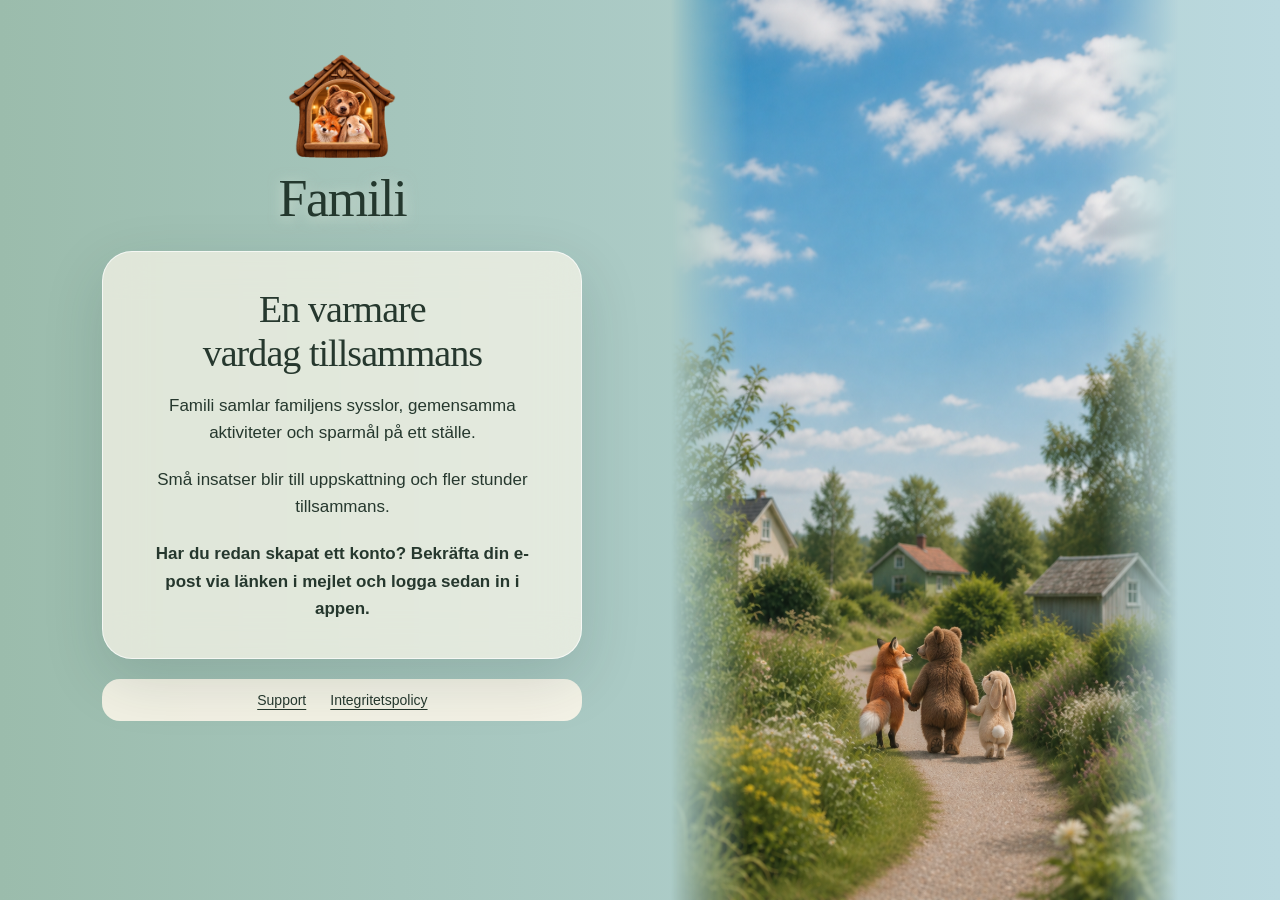
<file: index.html>
<!doctype html>
<html lang="sv">
<head>
  <meta charset="utf-8">
  <meta name="viewport" content="width=device-width, initial-scale=1">
  <meta name="description" content="Famili samlar familjens sysslor, gemensamma aktiviteter och sparmål på ett ställe.">
  <title>Famili – familjens vardag tillsammans</title>
  <link rel="icon" href="famili-logo.png" type="image/png">
  <link rel="stylesheet" href="famili.css">
</head>
<body>
  <div class="backdrop" aria-hidden="true"></div>
  <main class="page">
    <header class="brand"><img src="famili-logo.png" width="108" height="108" alt=""><p class="brand-name">Famili</p></header>
    <section class="card" aria-labelledby="page-title">
      <h1 id="page-title">En varmare vardag tillsammans</h1>
      <p>Famili samlar familjens sysslor, gemensamma aktiviteter och sparmål på ett ställe.</p>
      <p>Små insatser blir till uppskattning och fler stunder tillsammans.</p>
      <p class="instruction">Har du redan skapat ett konto? Bekräfta din e-post via länken i mejlet och logga sedan in i appen.</p>
    </section>
    <footer class="links"><a href="support.html">Support</a><a href="integritetspolicy.html">Integritetspolicy</a></footer>
  </main>
</body>
</html>
</file>
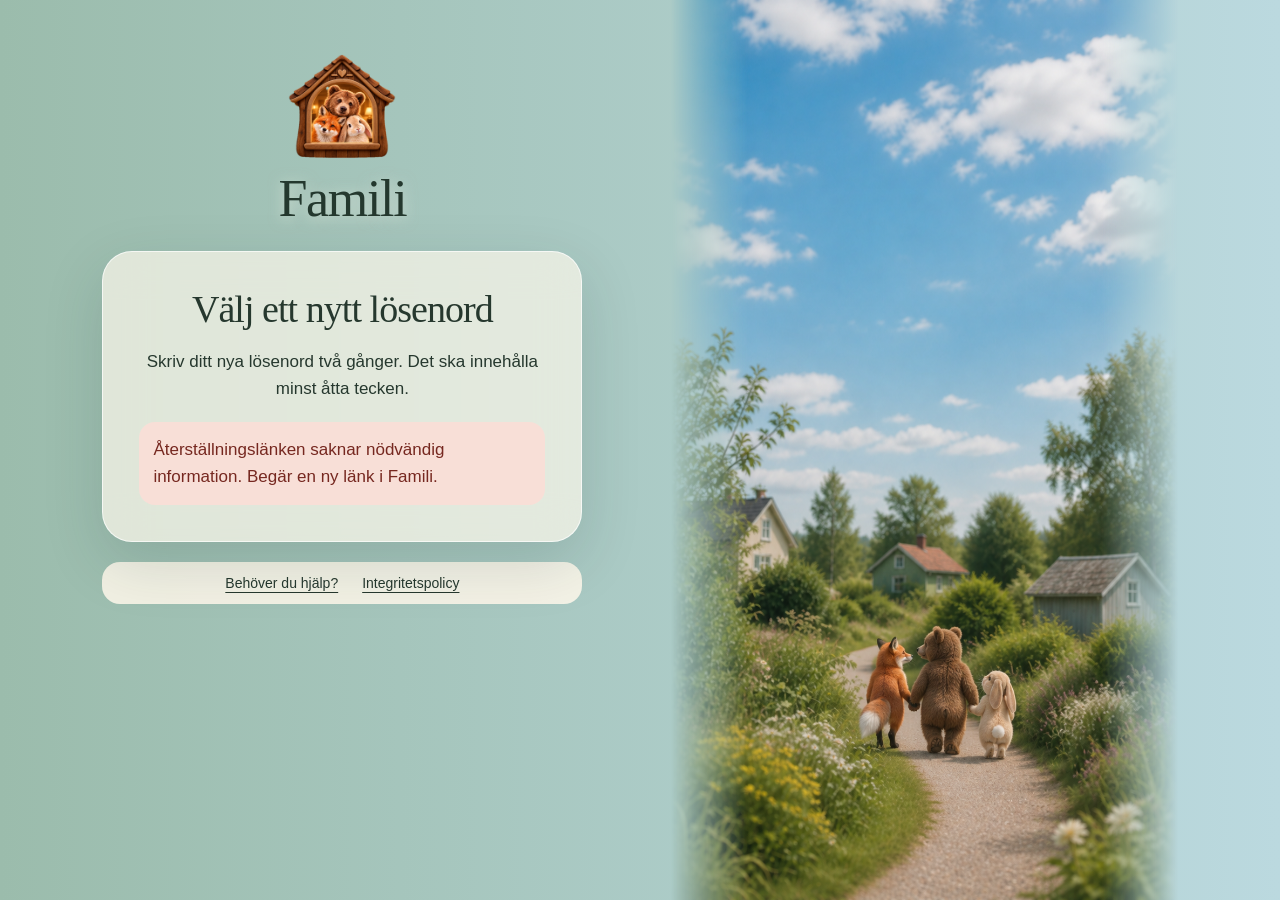
<file: aterstall.html>
<!doctype html>
<html lang="sv">
<head>
  <meta charset="utf-8">
  <meta name="viewport" content="width=device-width, initial-scale=1">
  <meta name="referrer" content="no-referrer">
  <meta name="robots" content="noindex">
  <meta http-equiv="Content-Security-Policy" content="default-src 'self'; connect-src https://mzpahzxetjtzmpoludkk.supabase.co; img-src 'self'; style-src 'self'; script-src 'self'; base-uri 'none'; form-action 'self'">
  <title>Famili – välj nytt lösenord</title>
  <link rel="icon" href="famili-logo.png" type="image/png">
  <link rel="stylesheet" href="famili.css">
  <script src="reset.js" defer></script>
</head>
<body>
  <div class="backdrop" aria-hidden="true"></div>
  <main class="page">
    <header class="brand">
      <img src="famili-logo.png" width="108" height="108" alt="">
      <p class="brand-name">Famili</p>
    </header>
    <section class="card" aria-labelledby="page-title">
      <h1 id="page-title">Välj ett nytt lösenord</h1>
      <p>Skriv ditt nya lösenord två gånger. Det ska innehålla minst åtta tecken.</p>
      <form id="reset-form" novalidate hidden>
        <label>Nytt lösenord<input id="password" type="password" autocomplete="new-password" minlength="8" required></label>
        <label>Bekräfta lösenordet<input id="confirm-password" type="password" autocomplete="new-password" minlength="8" required></label>
        <button id="submit-button" type="submit">Spara nytt lösenord</button>
      </form>
      <div id="message" class="message" role="status" aria-live="polite"></div>
      <p class="small" id="help-text">Länken fungerar bara en begränsad tid och kan användas en gång.</p>
      <noscript><p>Aktivera JavaScript i webbläsaren för att ändra lösenordet.</p></noscript>
    </section>
    <footer class="links"><a href="mailto:info@jrdevelopment.se">Behöver du hjälp?</a><a href="integritetspolicy.html">Integritetspolicy</a></footer>
  </main>
</body>
</html>
</file>
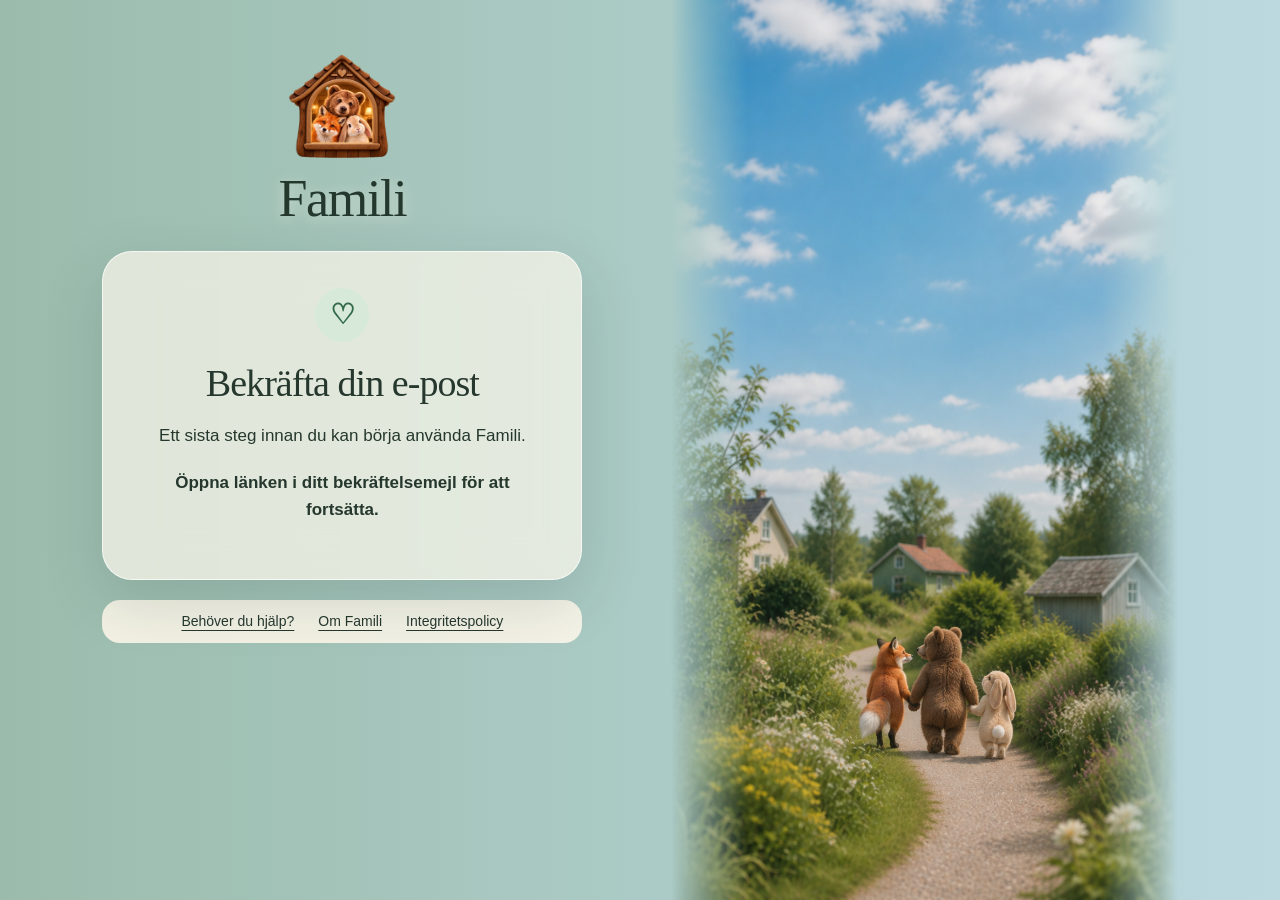
<file: confirmation.html>
<!doctype html>
<html lang="sv">
<head>
  <meta charset="utf-8">
  <meta name="viewport" content="width=device-width, initial-scale=1">
  <meta name="referrer" content="no-referrer">
  <meta name="robots" content="noindex">
  <meta http-equiv="Content-Security-Policy" content="default-src 'self'; img-src 'self'; style-src 'self'; script-src 'self'; connect-src https://mzpahzxetjtzmpoludkk.supabase.co; base-uri 'none'; form-action 'none'">
  <title>Famili – bekräfta din e-post</title>
  <link rel="icon" href="famili-logo.png" type="image/png">
  <link rel="stylesheet" href="famili.css">
  <script src="confirmation.js" defer></script>
</head>
<body>
  <div class="backdrop" aria-hidden="true"></div>
  <main class="page">
    <header class="brand">
      <img src="famili-logo.png" width="108" height="108" alt="">
      <p class="brand-name">Famili</p>
    </header>
    <section class="card" id="confirmation-card" aria-labelledby="page-title">
      <div class="status-icon" id="status-icon" aria-hidden="true">♡</div>
      <h1 id="page-title">Bekräfta din e-post</h1>
      <p id="confirmation-text">Ett sista steg innan du kan börja använda Famili.</p>
      <p class="instruction" id="instruction">Öppna länken i ditt bekräftelsemejl för att fortsätta.</p>
      <button id="confirm-button" type="button" hidden>Bekräfta min e-post</button>
      <p id="confirmation-message" class="small" role="status" aria-live="polite" hidden></p>
      <noscript><p>Aktivera JavaScript i webbläsaren för att bekräfta kontot.</p></noscript>
    </section>
    <footer class="links">
      <a href="mailto:info@jrdevelopment.se">Behöver du hjälp?</a>
      <a href="index.html">Om Famili</a>
      <a href="integritetspolicy.html">Integritetspolicy</a>
    </footer>
  </main>
</body>
</html>
</file>
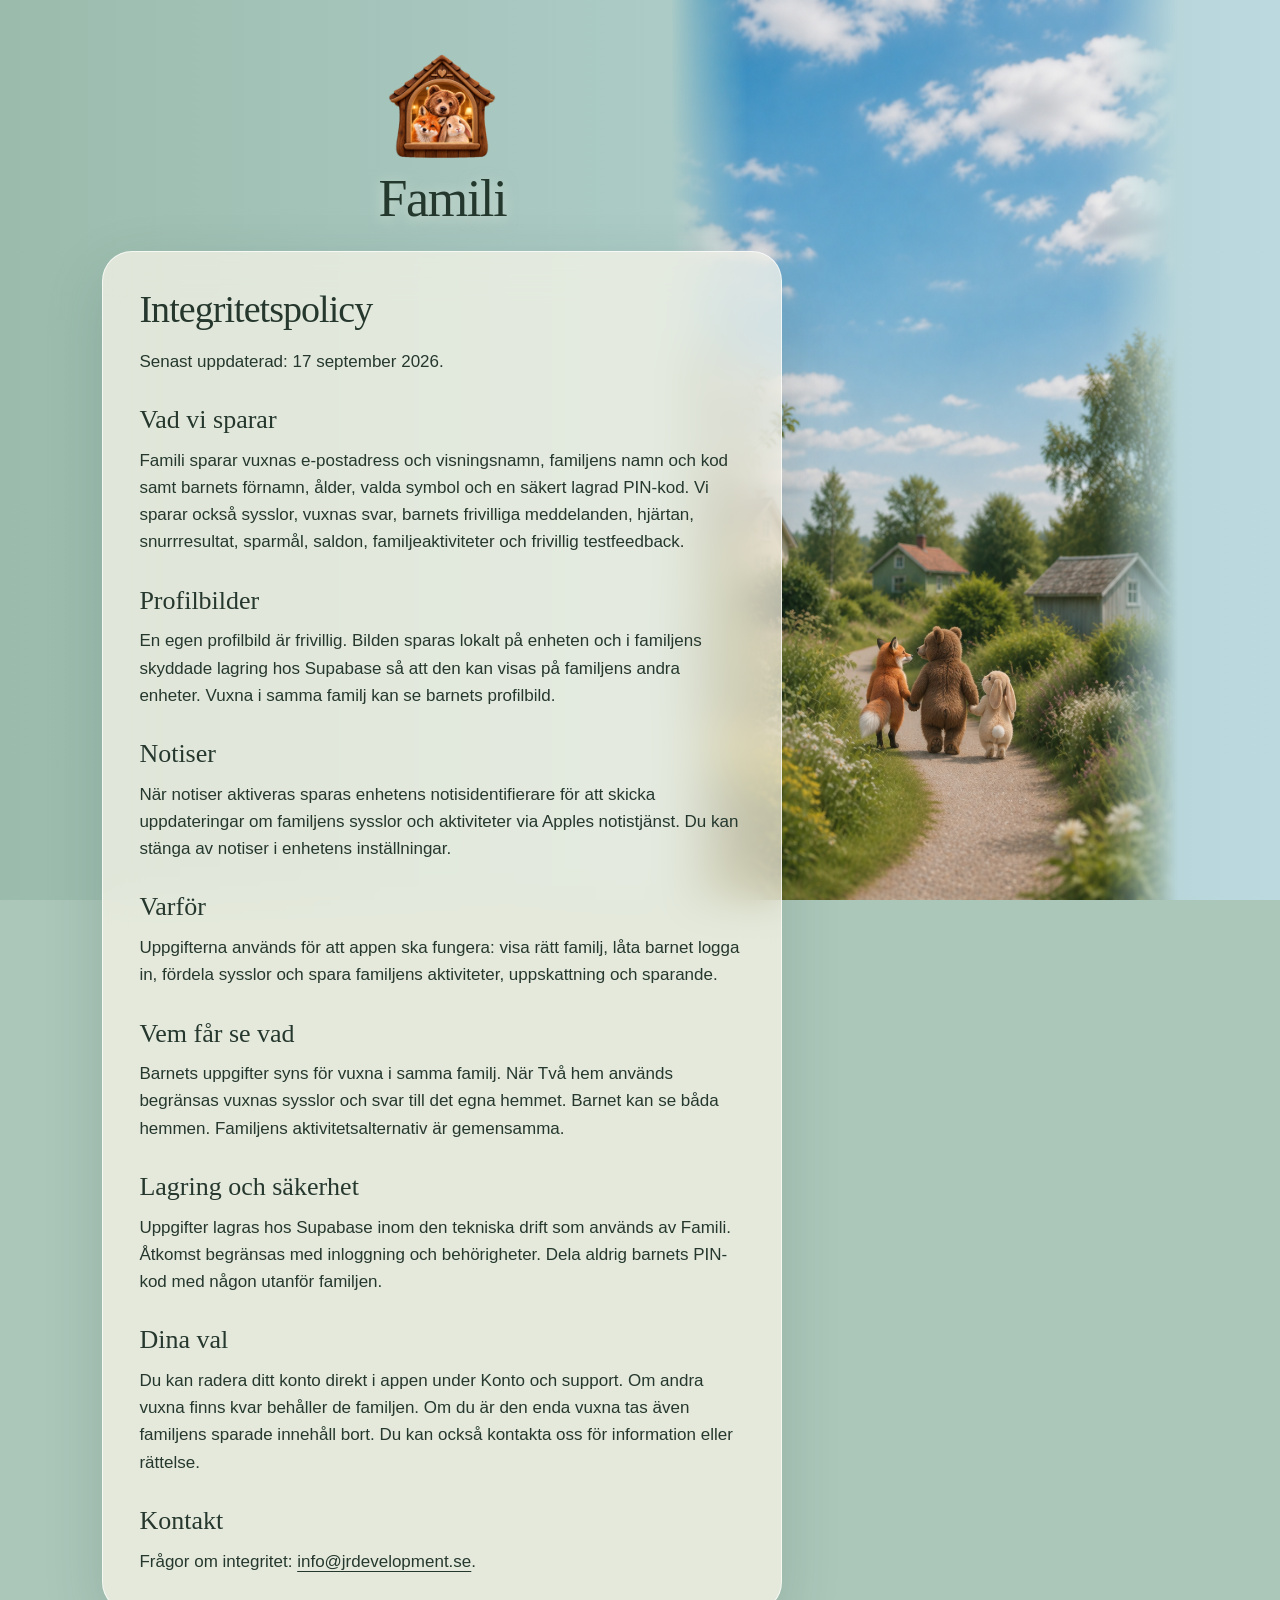
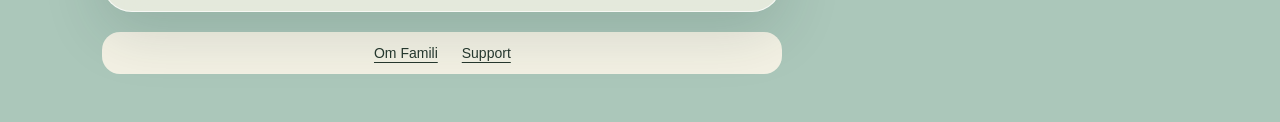
<file: integritetspolicy.html>
<!doctype html>
<html lang="sv">
<head>
  <meta charset="utf-8"><meta name="viewport" content="width=device-width, initial-scale=1">
  <title>Famili – integritetspolicy</title>
  <link rel="icon" href="famili-logo.png" type="image/png"><link rel="stylesheet" href="famili.css">
</head>
<body>
  <div class="backdrop" aria-hidden="true"></div>
  <main class="page document">
    <header class="brand"><img src="famili-logo.png" width="108" height="108" alt=""><p class="brand-name">Famili</p></header>
    <section class="card" aria-labelledby="page-title">
      <h1 id="page-title">Integritetspolicy</h1>
      <p>Senast uppdaterad: 17 september 2026.</p>
      <h2>Vad vi sparar</h2><p>Famili sparar vuxnas e-postadress och visningsnamn, familjens namn och kod samt barnets förnamn, ålder, valda symbol och en säkert lagrad PIN-kod. Vi sparar också sysslor, vuxnas svar, barnets frivilliga meddelanden, hjärtan, snurrresultat, sparmål, saldon, familjeaktiviteter och frivillig testfeedback.</p>
      <h2>Profilbilder</h2><p>En egen profilbild är frivillig. Bilden sparas lokalt på enheten och i familjens skyddade lagring hos Supabase så att den kan visas på familjens andra enheter. Vuxna i samma familj kan se barnets profilbild.</p>
      <h2>Notiser</h2><p>När notiser aktiveras sparas enhetens notisidentifierare för att skicka uppdateringar om familjens sysslor och aktiviteter via Apples notistjänst. Du kan stänga av notiser i enhetens inställningar.</p>
      <h2>Varför</h2><p>Uppgifterna används för att appen ska fungera: visa rätt familj, låta barnet logga in, fördela sysslor och spara familjens aktiviteter, uppskattning och sparande.</p>
      <h2>Vem får se vad</h2><p>Barnets uppgifter syns för vuxna i samma familj. När Två hem används begränsas vuxnas sysslor och svar till det egna hemmet. Barnet kan se båda hemmen. Familjens aktivitetsalternativ är gemensamma.</p>
      <h2>Lagring och säkerhet</h2><p>Uppgifter lagras hos Supabase inom den tekniska drift som används av Famili. Åtkomst begränsas med inloggning och behörigheter. Dela aldrig barnets PIN-kod med någon utanför familjen.</p>
      <h2>Dina val</h2><p>Du kan radera ditt konto direkt i appen under Konto och support. Om andra vuxna finns kvar behåller de familjen. Om du är den enda vuxna tas även familjens sparade innehåll bort. Du kan också kontakta oss för information eller rättelse.</p>
      <h2>Kontakt</h2><p>Frågor om integritet: <a href="mailto:info@jrdevelopment.se">info@jrdevelopment.se</a>.</p>
    </section>
    <footer class="links"><a href="index.html">Om Famili</a><a href="support.html">Support</a></footer>
  </main>
</body>
</html>
</file>
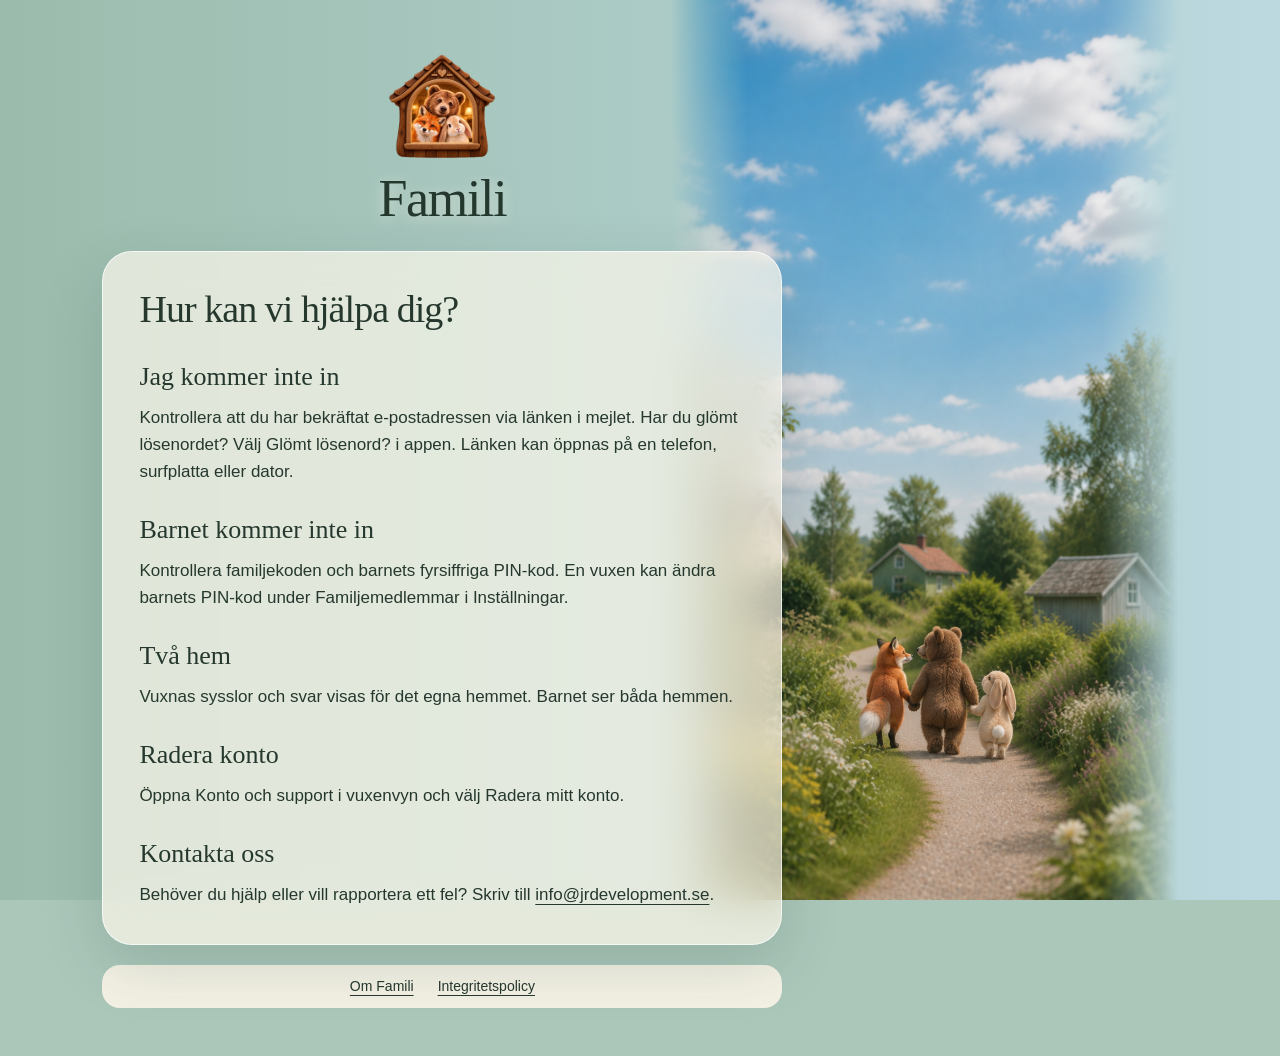
<file: support.html>
<!doctype html>
<html lang="sv">
<head>
  <meta charset="utf-8"><meta name="viewport" content="width=device-width, initial-scale=1">
  <title>Famili – support</title>
  <link rel="icon" href="famili-logo.png" type="image/png"><link rel="stylesheet" href="famili.css">
</head>
<body>
  <div class="backdrop" aria-hidden="true"></div>
  <main class="page document">
    <header class="brand"><img src="famili-logo.png" width="108" height="108" alt=""><p class="brand-name">Famili</p></header>
    <section class="card" aria-labelledby="page-title">
      <h1 id="page-title">Hur kan vi hjälpa dig?</h1>
      <h2>Jag kommer inte in</h2><p>Kontrollera att du har bekräftat e-postadressen via länken i mejlet. Har du glömt lösenordet? Välj Glömt lösenord? i appen. Länken kan öppnas på en telefon, surfplatta eller dator.</p>
      <h2>Barnet kommer inte in</h2><p>Kontrollera familjekoden och barnets fyrsiffriga PIN-kod. En vuxen kan ändra barnets PIN-kod under Familjemedlemmar i Inställningar.</p>
      <h2>Två hem</h2><p>Vuxnas sysslor och svar visas för det egna hemmet. Barnet ser båda hemmen.</p>
      <h2>Radera konto</h2><p>Öppna Konto och support i vuxenvyn och välj Radera mitt konto.</p>
      <h2>Kontakta oss</h2><p>Behöver du hjälp eller vill rapportera ett fel? Skriv till <a href="mailto:info@jrdevelopment.se">info@jrdevelopment.se</a>.</p>
    </section>
    <footer class="links"><a href="index.html">Om Famili</a><a href="integritetspolicy.html">Integritetspolicy</a></footer>
  </main>
</body>
</html>
</file>
<file: famili.css>
:root {
  color-scheme: light;
  --ink: #26382e;
  --cream: #fff9ec;
  --gold: #f9d776;
  --green: #356b4b;
}
* { box-sizing: border-box; }
[hidden] { display: none !important; }
body {
  margin: 0;
  min-height: 100vh;
  min-height: 100svh;
  background: #9fc6d3;
  color: var(--ink);
  font: 17px/1.6 -apple-system, BlinkMacSystemFont, "Segoe UI", sans-serif;
}
.backdrop {
  position: fixed;
  inset: 0;
  z-index: -1;
  background: linear-gradient(180deg, #d8edf333, #183b291f),
    url("famili-background.png") center 72% / cover no-repeat;
}
.page {
  width: min(100% - 40px, 480px);
  margin: 0 auto;
  padding: clamp(28px, 6vh, 64px) 0 48px;
  text-align: center;
}
.brand { margin-bottom: 24px; }
.brand img { display: block; width: 108px; height: 108px; margin: 0 auto 8px; object-fit: contain; }
.brand-name {
  margin: 0;
  color: #24382e;
  font: 500 52px/1.1 Georgia, "Times New Roman", serif;
  letter-spacing: -.025em;
  text-shadow: 0 2px 14px #fff9ec80;
}
.card {
  padding: clamp(24px, 6vw, 36px);
  border: 1px solid #ffffffad;
  border-radius: 30px;
  background: #fff9ecd9;
  box-shadow: 0 20px 60px #142d2626;
  -webkit-backdrop-filter: blur(20px);
  backdrop-filter: blur(20px);
}
@supports ((backdrop-filter: blur(20px)) or (-webkit-backdrop-filter: blur(20px))) {
  .card { background: #fff9ecad; }
}
h1 {
  font: 500 clamp(30px, 6vw, 38px)/1.15 Georgia, "Times New Roman", serif;
  letter-spacing: -.025em;
  margin: 0 0 16px;
  text-wrap: balance;
}
p { margin: 0 0 20px; }
p:last-child { margin-bottom: 0; }
.status-icon {
  display: grid;
  place-items: center;
  width: 54px;
  height: 54px;
  margin: 0 auto 20px;
  border-radius: 50%;
  background: #d7ead9;
  color: var(--green);
  font: 700 28px/1 sans-serif;
}
.card.error .status-icon { color: #822a22; background: #f7dad4; }
.instruction { font-weight: 650; }
.links {
  display: flex;
  flex-wrap: wrap;
  justify-content: center;
  gap: 10px 24px;
  margin-top: 20px;
  padding: 10px 18px;
  border-radius: 18px;
  background: #fff9ecdb;
  font-size: 14px;
}
a { color: var(--ink); text-underline-offset: 4px; }
a:hover { text-decoration-thickness: 2px; }
a:focus-visible, button:focus-visible { outline: 3px solid var(--green); outline-offset: 4px; }
form { display: grid; gap: 16px; text-align: left; }
label { font-weight: 650; }
input {
  width: 100%;
  min-height: 52px;
  margin-top: 6px;
  padding: 12px 14px;
  border: 1px solid #586b5966;
  border-radius: 16px;
  background: #fffdf5e6;
  color: var(--ink);
  font: inherit;
}
input:focus-visible { outline: 2px solid var(--green); outline-offset: 2px; }
button {
  min-height: 54px;
  padding: 13px 20px;
  border: 1px solid #936a2426;
  border-radius: 18px;
  background: var(--gold);
  color: var(--ink);
  font: 700 17px/1.4 -apple-system, BlinkMacSystemFont, "Segoe UI", sans-serif;
  cursor: pointer;
}
button:hover { background: #ffdf85; }
button:disabled { opacity: .65; cursor: wait; }
.message { display: none; margin-top: 20px; padding: 14px; border-radius: 16px; text-align: left; }
.message.error { display: block; background: #f8dfd7; color: #762820; }
.message.success { display: block; background: #dcebdc; color: #204c30; }
.small { font-size: 14px; margin-top: 18px; }
.document { width: min(100% - 40px, 680px); }
.document .card { text-align: left; }
.document h2 { font: 500 26px/1.3 Georgia, serif; margin: 28px 0 10px; }
@media (min-width: 900px) {
  /* Keep the original portrait artwork intact on wide screens. */
  body { background: #abc7ba; }
  .page { margin-left: clamp(36px, 8vw, 140px); margin-right: 0; }
  .backdrop {
    background: linear-gradient(90deg, #9bbcac, #bbd9df);
  }
  .backdrop::after {
    content: "";
    position: absolute;
    top: 0;
    bottom: 0;
    right: 8vw;
    width: min(48vw, 56.25vh);
    background: url("famili-background.png") center / cover no-repeat;
    -webkit-mask-image: linear-gradient(90deg, transparent, black 15%, black 85%, transparent);
    mask-image: linear-gradient(90deg, transparent, black 15%, black 85%, transparent);
  }
}
@media (max-width: 360px) {
  .page { width: calc(100% - 28px); }
  .brand img { width: 88px; height: 88px; }
  .card { padding: 22px; }
}
</file>
